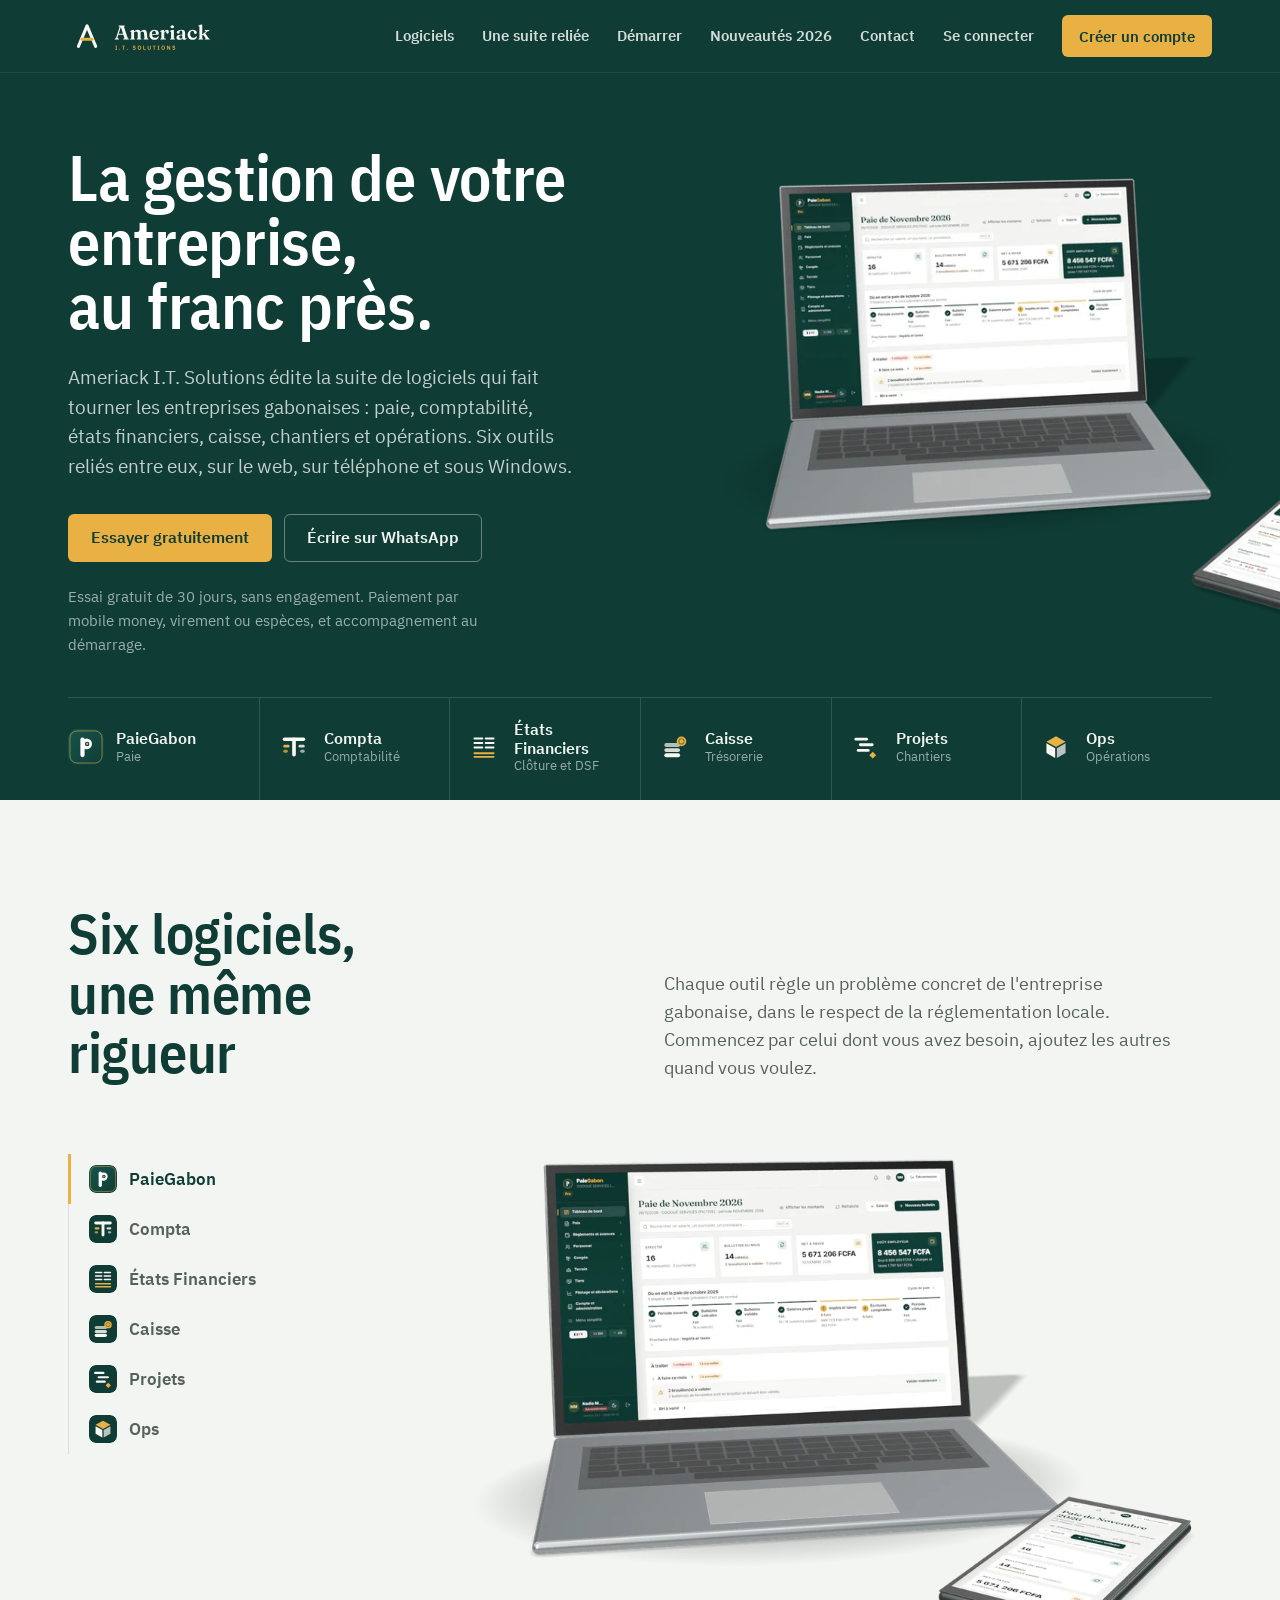
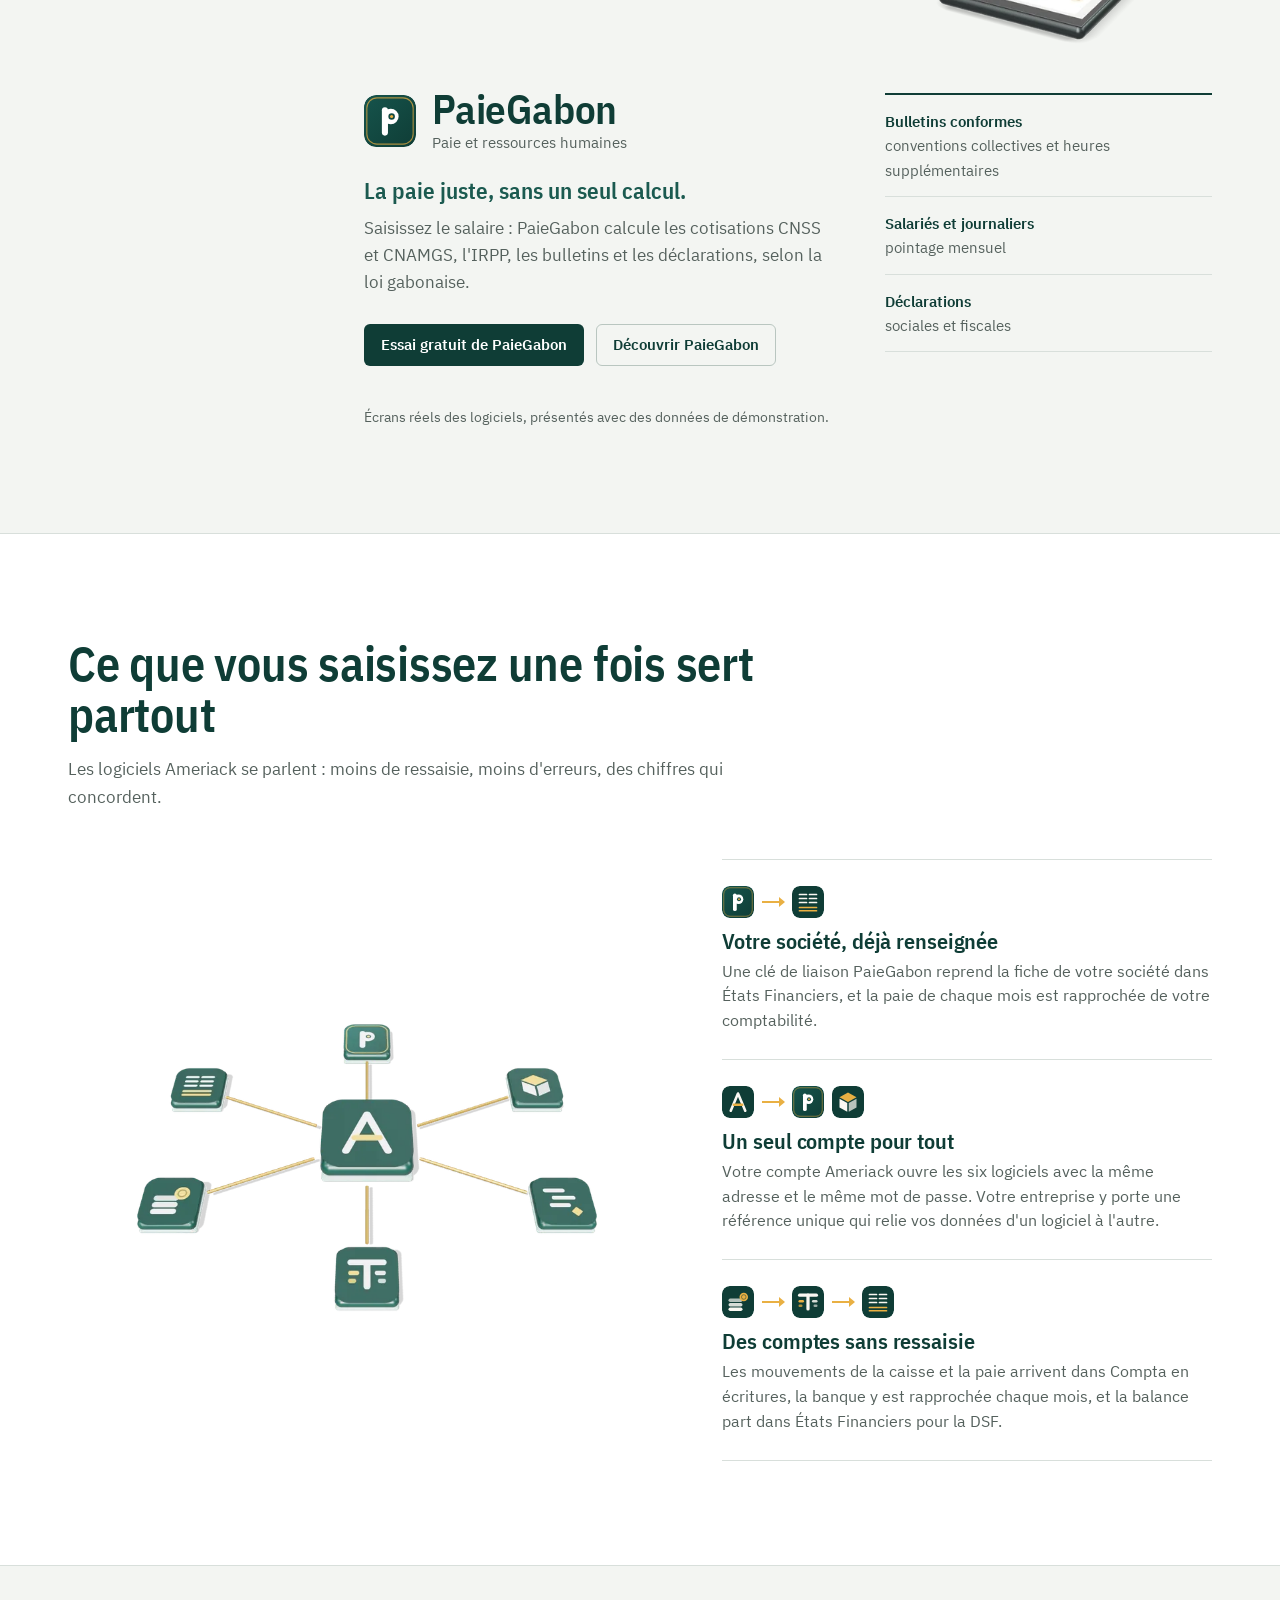
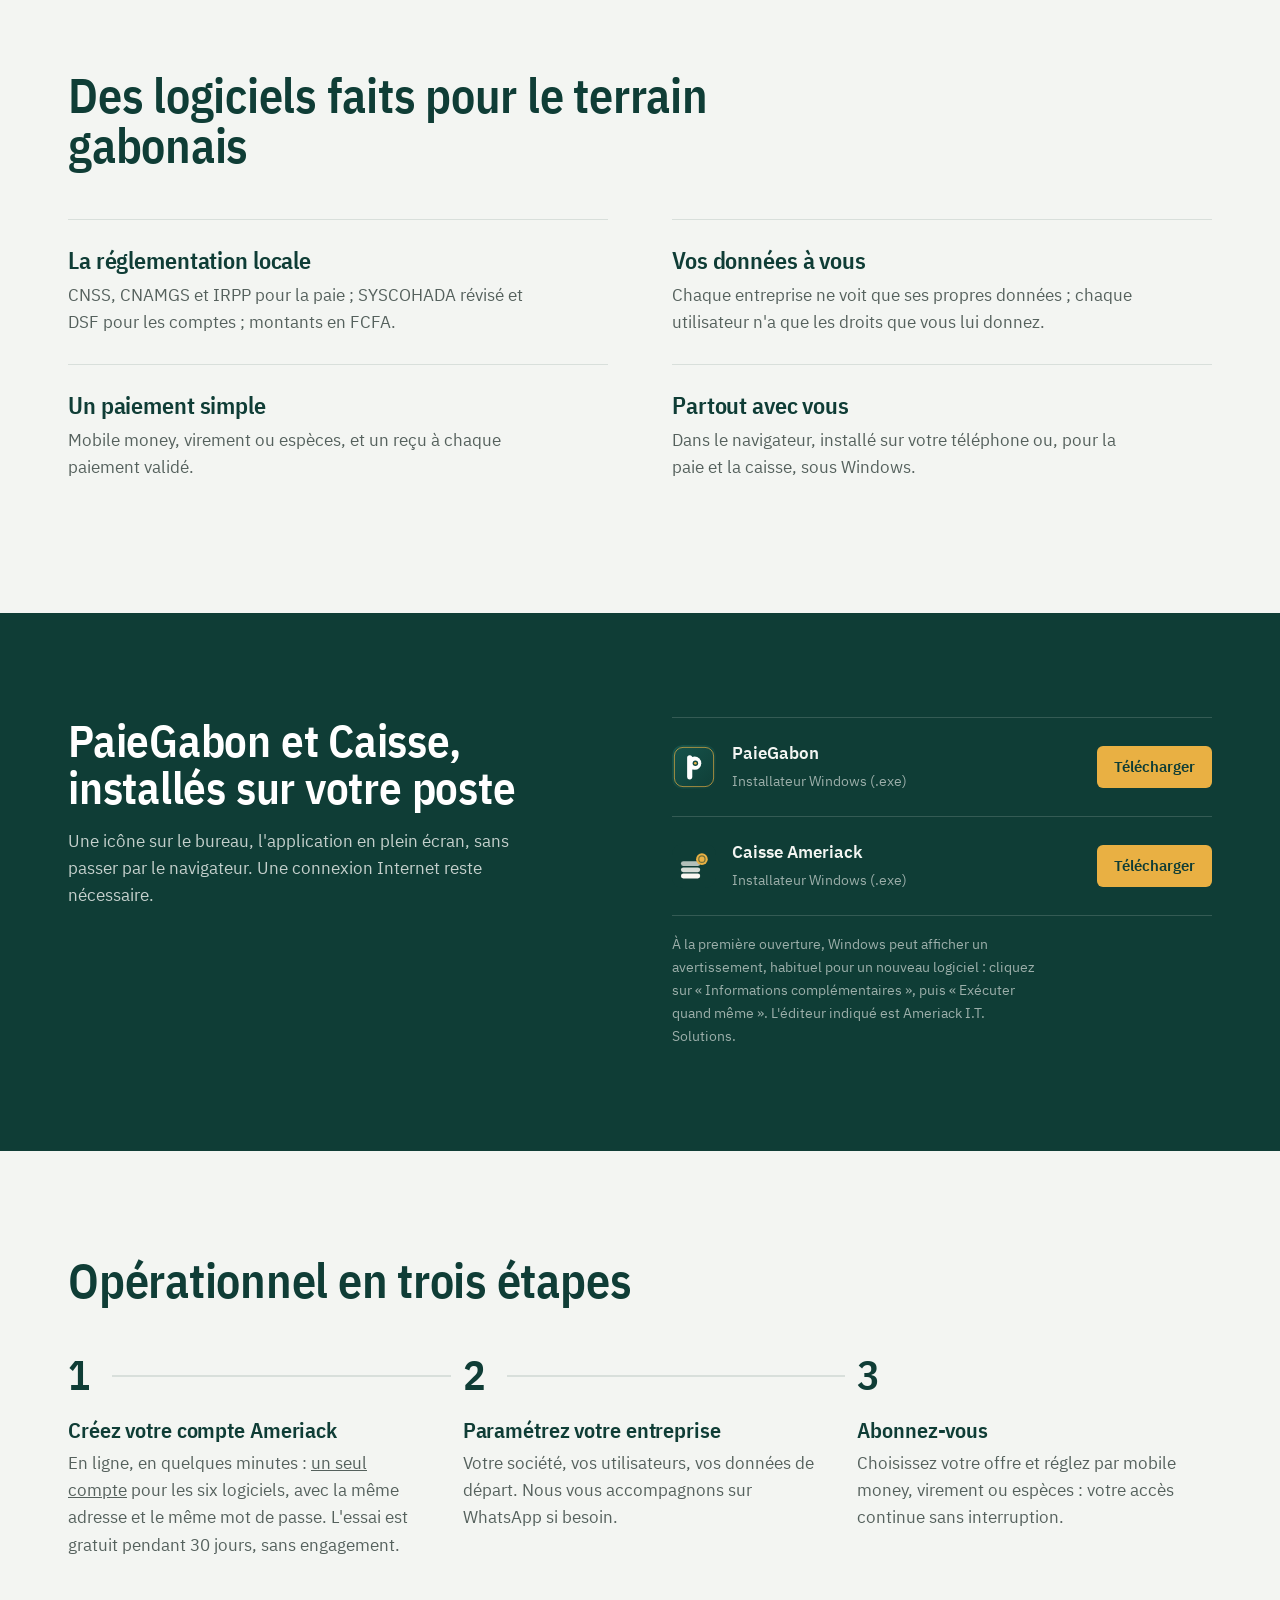
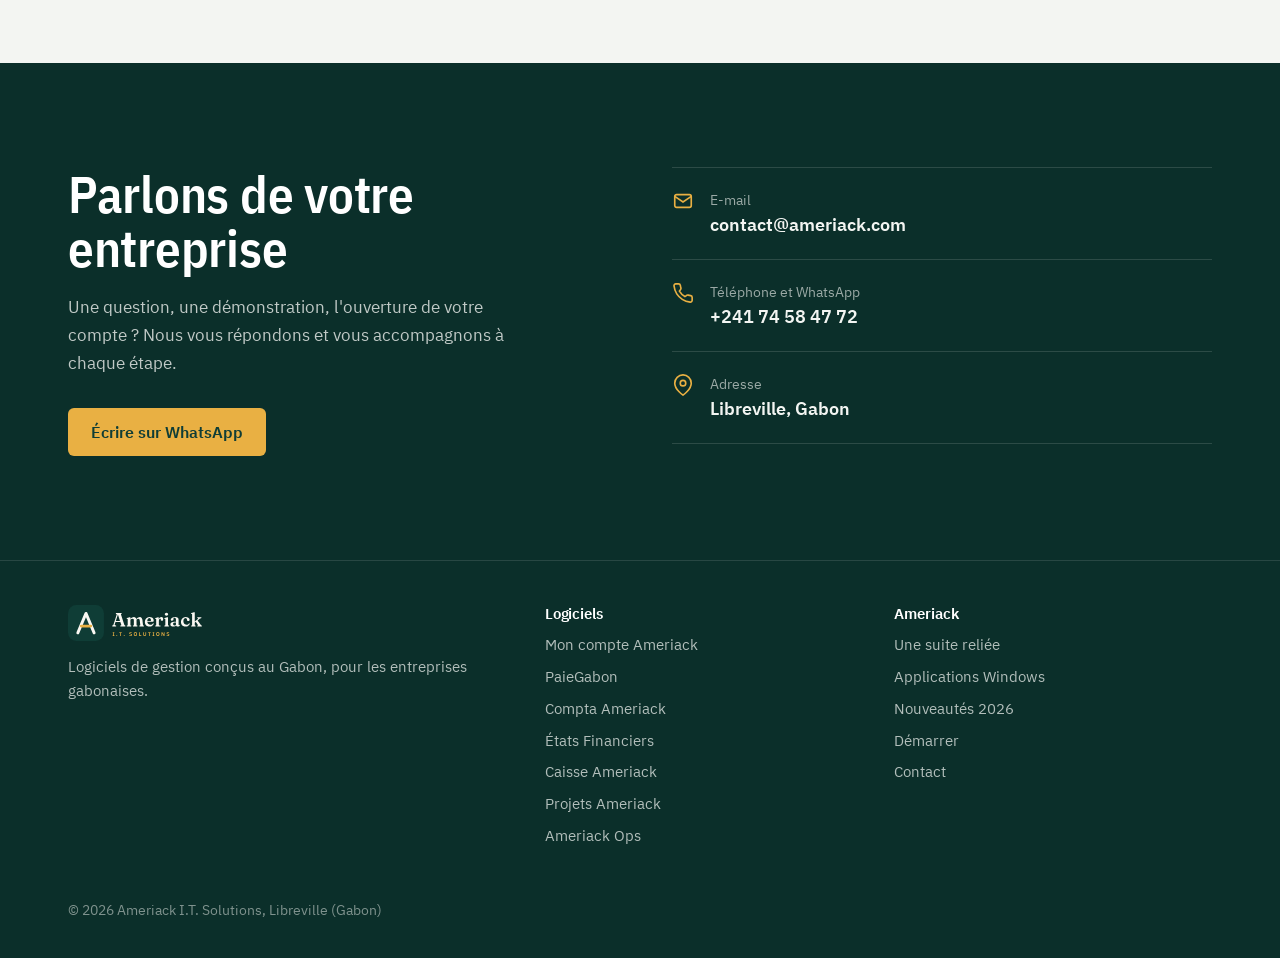
<file: index.html>
<!DOCTYPE html>
<html lang="fr">
<head>
<meta charset="utf-8">
<meta name="viewport" content="width=device-width, initial-scale=1">
<title>Ameriack I.T. Solutions — Logiciels de gestion pour les entreprises du Gabon</title>
<meta name="description" content="Paie, comptabilité, états financiers, caisse, chantiers et opérations : la suite Ameriack, conçue au Gabon pour les entreprises gabonaises. Sur le web, sur téléphone et sous Windows. Essai gratuit de 30 jours.">
<link rel="canonical" href="https://www.ameriack.com/">
<meta name="theme-color" content="#0F3D36">
<link rel="icon" href="assets/brand/favicon.svg" type="image/svg+xml">
<link rel="icon" href="assets/brand/favicon-32.png" sizes="32x32" type="image/png">
<link rel="apple-touch-icon" href="assets/brand/apple-touch-icon.png">
<link rel="manifest" href="site.webmanifest">
<meta property="og:type" content="website">
<meta property="og:locale" content="fr_FR">
<meta property="og:site_name" content="Ameriack I.T. Solutions">
<meta property="og:title" content="Ameriack I.T. Solutions — la suite de gestion des entreprises gabonaises">
<meta property="og:description" content="PaieGabon, Compta, États Financiers, Caisse, Projets et Ops : six logiciels conçus au Gabon, reliés entre eux. Essai gratuit de 30 jours.">
<meta property="og:url" content="https://www.ameriack.com/">
<meta property="og:image" content="https://www.ameriack.com/assets/brand/partage-1200x630.png">
<meta property="og:image:width" content="1200">
<meta property="og:image:height" content="630">
<meta name="twitter:card" content="summary_large_image">
<link rel="preload" href="assets/fonts/ibm-plex-sans-condensed-latin-600-normal.woff2" as="font" type="font/woff2" crossorigin>
<link rel="preload" href="assets/visuels/accueil-1600.webp?v=2026.11.26" as="image" type="image/webp"
      imagesrcset="assets/visuels/accueil-900.webp?v=2026.11.26 900w, assets/visuels/accueil-1600.webp?v=2026.11.26 1600w"
      imagesizes="(max-width: 1080px) 100vw, 860px">
<link rel="stylesheet" href="assets/site.css?v=2026.11.26">
<script type="application/ld+json">
{"@context":"https://schema.org","@type":"Organization","name":"Ameriack I.T. Solutions","url":"https://www.ameriack.com/",
 "logo":"https://www.ameriack.com/assets/brand/icone-512.png","email":"contact@ameriack.com","telephone":"+241 74 58 47 72",
 "address":{"@type":"PostalAddress","addressLocality":"Libreville","addressCountry":"GA"}}
</script>
<script>document.documentElement.classList.add("js")</script>
<script src="assets/site.js?v=2026.11.26" defer></script>
</head>
<body>
<a class="sauter" href="#contenu">Aller au contenu</a>

<header class="entete">
  <div class="wrap nav">
    <a class="marque" href="./" aria-label="Ameriack I.T. Solutions, accueil"><img src="assets/brand/logo-inverse.svg" alt="Ameriack I.T. Solutions" width="242" height="64"></a>
    <button class="burger" type="button" aria-controls="menu" aria-expanded="false" aria-label="Ouvrir le menu"><span></span></button>
    <nav aria-label="Navigation principale">
      <ul class="menu" id="menu">
        <li><a href="#solutions">Logiciels</a></li>
        <li><a href="#suite">Une suite reliée</a></li>
        <li><a href="#demarrer">Démarrer</a></li>
        <li><a href="nouveautes-2026/">Nouveautés 2026</a></li>
        <li><a href="#contact">Contact</a></li>
        <li><a href="https://compte.ameriack.com/connexion">Se connecter</a></li>
        <li><a class="btn btn-vert btn-petit" href="https://compte.ameriack.com/inscription">Créer un compte</a></li>
      </ul>
    </nav>
  </div>
</header>

<main id="contenu">

<!-- Accueil -->
<section class="accueil" aria-labelledby="titre-accueil">
  <div class="wrap">
    <div class="accueil-grille">
      <div class="accueil-texte">
        <h1 id="titre-accueil">La gestion de votre entreprise, <span class="nobr">au franc près.</span></h1>
        <p class="chapo">Ameriack I.T. Solutions édite la suite de logiciels qui fait tourner les entreprises gabonaises :
          paie, comptabilité, états financiers, caisse, chantiers et opérations. Six outils reliés entre eux, sur le web, sur téléphone et sous Windows.</p>
        <div class="actions">
          <a class="btn btn-or" href="https://compte.ameriack.com/inscription">Essayer gratuitement</a>
          <a class="btn btn-clair" href="https://wa.me/24174584772" target="_blank" rel="noopener">Écrire sur WhatsApp</a>
        </div>
        <p class="conditions">Essai gratuit de 30 jours, sans engagement. Paiement par mobile money, virement ou espèces, et accompagnement au démarrage.</p>
      </div>
      <figure class="accueil-visuel">
        <img src="assets/visuels/accueil-1600.webp?v=2026.11.26"
             srcset="assets/visuels/accueil-900.webp?v=2026.11.26 900w, assets/visuels/accueil-1600.webp?v=2026.11.26 1600w"
             sizes="(max-width: 1080px) 100vw, 860px" width="1600" height="1100" fetchpriority="high" decoding="async"
             alt="Un ordinateur portable affiche le tableau de bord de PaieGabon pour la paie de novembre ; à côté, un téléphone affiche la trésorerie dans Caisse.">
      </figure>
    </div>
    <nav class="rangee" aria-label="Les six logiciels">
      <a href="#paiegabon"><img src="assets/apps/paiegabon.svg" alt="" width="36" height="36"><div><b>PaieGabon</b><span>Paie</span></div></a>
      <a href="#compta"><img src="assets/apps/compta.svg" alt="" width="36" height="36"><div><b>Compta</b><span>Comptabilité</span></div></a>
      <a href="#etats"><img src="assets/apps/etats.svg" alt="" width="36" height="36"><div><b>États Financiers</b><span>Clôture et DSF</span></div></a>
      <a href="#caisse"><img src="assets/apps/caisse.svg" alt="" width="36" height="36"><div><b>Caisse</b><span>Trésorerie</span></div></a>
      <a href="#projets"><img src="assets/apps/projets.svg" alt="" width="36" height="36"><div><b>Projets</b><span>Chantiers</span></div></a>
      <a href="#ops"><img src="assets/apps/ops.svg" alt="" width="36" height="36"><div><b>Ops</b><span>Opérations</span></div></a>
    </nav>
  </div>
</section>

<!-- Logiciels -->
<section id="solutions" aria-labelledby="titre-solutions">
  <div class="wrap">
    <div class="logiciels-tete">
      <h2 id="titre-solutions">Six logiciels, une même rigueur</h2>
      <p>Chaque outil règle un problème concret de l'entreprise gabonaise, dans le respect de la réglementation locale.
        Commencez par celui dont vous avez besoin, ajoutez les autres quand vous voulez.</p>
    </div>
    <div class="logiciels">
      <ul class="index" aria-label="Aller à un logiciel">
        <li><a href="#paiegabon"><img src="assets/apps/paiegabon.svg" alt="" width="28" height="28">PaieGabon</a></li>
        <li><a href="#compta"><img src="assets/apps/compta.svg" alt="" width="28" height="28">Compta</a></li>
        <li><a href="#etats"><img src="assets/apps/etats.svg" alt="" width="28" height="28">États Financiers</a></li>
        <li><a href="#caisse"><img src="assets/apps/caisse.svg" alt="" width="28" height="28">Caisse</a></li>
        <li><a href="#projets"><img src="assets/apps/projets.svg" alt="" width="28" height="28">Projets</a></li>
        <li><a href="#ops"><img src="assets/apps/ops.svg" alt="" width="28" height="28">Ops</a></li>
      </ul>
      <div class="scene">

      <article class="fiche" id="paiegabon" aria-labelledby="titre-paiegabon">
        <figure class="fiche-visuel">
          <img src="assets/visuels/paiegabon-1200.webp?v=2026.11.26" srcset="assets/visuels/paiegabon-700.webp?v=2026.11.26 700w, assets/visuels/paiegabon-1200.webp?v=2026.11.26 1200w"
               sizes="(max-width: 1080px) 100vw, 860px" width="1200" height="760" loading="lazy" decoding="async"
               alt="Le tableau de bord de PaieGabon sur un ordinateur portable : paie de novembre, effectif, net à payer et coût employeur ; à côté, le même tableau de bord sur téléphone.">
        </figure>
        <div class="fiche-corps">
          <div>
        <div class="fiche-tete"><img src="assets/apps/paiegabon.svg" alt="" width="52" height="52">
          <div><h3 id="titre-paiegabon">PaieGabon</h3><p class="domaine">Paie et ressources humaines</p></div></div>
        <p class="accroche">La paie juste, sans un seul calcul.</p>
        <p class="texte">Saisissez le salaire : PaieGabon calcule les cotisations CNSS et CNAMGS, l'IRPP, les bulletins et les déclarations, selon la loi gabonaise.</p>
        <div class="actions">
          <a class="btn btn-vert btn-petit" href="https://paiegabon.com/inscription">Essai gratuit de PaieGabon</a>
          <a class="btn btn-ligne btn-petit" href="https://paiegabon.com">Découvrir PaieGabon</a>
        </div>
          </div>
        <ul class="points">
          <li><b>Bulletins conformes</b>conventions collectives et heures supplémentaires</li>
          <li><b>Salariés et journaliers</b>pointage mensuel</li>
          <li><b>Déclarations</b>sociales et fiscales</li>
        </ul>
        </div>
      </article>

      <article class="fiche" id="compta" aria-labelledby="titre-compta">
        <figure class="fiche-visuel">
          <img src="assets/visuels/compta-1200.webp?v=2026.11.26" srcset="assets/visuels/compta-700.webp?v=2026.11.26 700w, assets/visuels/compta-1200.webp?v=2026.11.26 1200w"
               sizes="(max-width: 1080px) 100vw, 860px" width="1200" height="760" loading="lazy" decoding="async"
               alt="La trésorerie dans Compta sur un ordinateur portable : soldes de la banque, de la caisse et du mobile money, et solde prévu des prochaines semaines.">
        </figure>
        <div class="fiche-corps">
          <div>
        <div class="fiche-tete"><img src="assets/apps/compta.svg" alt="" width="52" height="52">
          <div><h3 id="titre-compta">Compta</h3><p class="domaine">Comptabilité générale SYSCOHADA</p></div></div>
        <p class="accroche">Votre comptabilité tenue au jour le jour, sans ressaisie.</p>
        <p class="texte">Saisie guidée ou experte, contrôles avant validation : la caisse et la paie arrivent déjà en écritures, et la balance part dans États Financiers.</p>
        <div class="actions">
          <a class="btn btn-vert btn-petit" href="https://compta.ameriack.com/inscription">Essai gratuit de Compta</a>
          <a class="btn btn-ligne btn-petit" href="https://compta.ameriack.com">Découvrir Compta</a>
        </div>
          </div>
        <ul class="points">
          <li><b>Saisie guidée</b>des opérations courantes, ou pièce par pièce</li>
          <li><b>Caisse et paie</b>reprises en brouillard, sans doublon</li>
          <li><b>Sans réseau</b>saisie hors connexion, envoyée au retour du réseau</li>
        </ul>
        </div>
      </article>

      <article class="fiche" id="etats" aria-labelledby="titre-etats">
        <figure class="fiche-visuel">
          <img src="assets/visuels/etats-1200.webp?v=2026.11.26" srcset="assets/visuels/etats-700.webp?v=2026.11.26 700w, assets/visuels/etats-1200.webp?v=2026.11.26 1200w"
               sizes="(max-width: 1080px) 100vw, 860px" width="1200" height="760" loading="lazy" decoding="async"
               alt="Le bilan actif SYSCOHADA d'un dossier dans États Financiers, sur un ordinateur portable.">
        </figure>
        <div class="fiche-corps">
          <div>
        <div class="fiche-tete"><img src="assets/apps/etats.svg" alt="" width="52" height="52">
          <div><h3 id="titre-etats">États Financiers</h3><p class="domaine">Comptabilité de clôture SYSCOHADA</p></div></div>
        <p class="accroche">De la balance à la DSF, en un import.</p>
        <p class="texte">Importez votre balance Excel : bilan, compte de résultat, tableau des flux de trésorerie, notes annexes et notes fiscales sont produits et contrôlés.</p>
        <div class="actions">
          <a class="btn btn-vert btn-petit" href="https://etats.ameriack.com/inscription">Essai gratuit de États Financiers</a>
          <a class="btn btn-ligne btn-petit" href="https://etats.ameriack.com">Découvrir États Financiers</a>
        </div>
          </div>
        <ul class="points">
          <li><b>Liasse DSF</b>en PDF et en Excel</li>
          <li><b>Grand livre</b>rapproché de la balance, écritures à examiner</li>
          <li><b>Rapprochement bancaire</b>mensuel, à partir des relevés PDF</li>
        </ul>
        </div>
      </article>

      <article class="fiche" id="caisse" aria-labelledby="titre-caisse">
        <figure class="fiche-visuel">
          <img src="assets/visuels/caisse-1200.webp?v=2026.11.26" srcset="assets/visuels/caisse-700.webp?v=2026.11.26 700w, assets/visuels/caisse-1200.webp?v=2026.11.26 1200w"
               sizes="(max-width: 1080px) 100vw, 860px" width="1200" height="760" loading="lazy" decoding="async"
               alt="La trésorerie consolidée dans Caisse sur un ordinateur portable et sur téléphone : comptes, entrées et sorties du mois, derniers mouvements.">
        </figure>
        <div class="fiche-corps">
          <div>
        <div class="fiche-tete"><img src="assets/apps/caisse.svg" alt="" width="52" height="52">
          <div><h3 id="titre-caisse">Caisse</h3><p class="domaine">Trésorerie</p></div></div>
        <p class="accroche">La trésorerie de votre entreprise, au centime.</p>
        <p class="texte">Espèces, mobile money et banque réunis : chaque mouvement est classé, chaque clôture est justifiée.</p>
        <div class="actions">
          <a class="btn btn-vert btn-petit" href="https://caisse.ameriack.com/inscription">Essai gratuit de Caisse</a>
          <a class="btn btn-ligne btn-petit" href="https://caisse.ameriack.com">Découvrir Caisse</a>
        </div>
          </div>
        <ul class="points">
          <li><b>Plusieurs caisses</b>espèces, mobile money et banque</li>
          <li><b>Clôtures</b>avec comptage réel, écart expliqué</li>
          <li><b>Export comptable</b>en Excel ou en PDF</li>
        </ul>
        </div>
      </article>

      <article class="fiche" id="projets" aria-labelledby="titre-projets">
        <figure class="fiche-visuel">
          <img src="assets/visuels/projets-1200.webp?v=2026.11.26" srcset="assets/visuels/projets-700.webp?v=2026.11.26 700w, assets/visuels/projets-1200.webp?v=2026.11.26 1200w"
               sizes="(max-width: 1080px) 100vw, 860px" width="1200" height="760" loading="lazy" decoding="async"
               alt="La fiche d'un chantier dans Projets sur un ordinateur portable : avancement global, budget prévu, dépensé et marge restante.">
        </figure>
        <div class="fiche-corps">
          <div>
        <div class="fiche-tete"><img src="assets/apps/projets.svg" alt="" width="52" height="52">
          <div><h3 id="titre-projets">Projets</h3><p class="domaine">Chantiers BTP</p></div></div>
        <p class="accroche">Vos chantiers suivis lot par lot, budget compris.</p>
        <p class="texte">Avancement, dépenses et échéances de chaque chantier, sur une seule fiche, pour décider avant qu'il ne soit trop tard.</p>
        <div class="actions">
          <a class="btn btn-vert btn-petit" href="https://projets.ameriack.com/inscription">Essai gratuit de Projets</a>
          <a class="btn btn-ligne btn-petit" href="https://projets.ameriack.com">Découvrir Projets</a>
        </div>
          </div>
        <ul class="points">
          <li><b>Avancement</b>par lot, calculé pour le chantier</li>
          <li><b>Budget</b>dépenses face au prévu, en temps réel</li>
          <li><b>Planning</b>jalons et retards d'un coup d'œil</li>
        </ul>
        </div>
      </article>

      <article class="fiche" id="ops" aria-labelledby="titre-ops">
        <figure class="fiche-visuel">
          <img src="assets/visuels/ops-1200.webp?v=2026.11.26" srcset="assets/visuels/ops-700.webp?v=2026.11.26 700w, assets/visuels/ops-1200.webp?v=2026.11.26 1200w"
               sizes="(max-width: 1080px) 100vw, 860px" width="1200" height="760" loading="lazy" decoding="async"
               alt="Le parc de véhicules dans Ops sur un ordinateur portable : immatriculation, kilométrage et statut de chaque véhicule.">
        </figure>
        <div class="fiche-corps">
          <div>
        <div class="fiche-tete"><img src="assets/apps/ops.svg" alt="" width="52" height="52">
          <div><h3 id="titre-ops">Ops</h3><p class="domaine">Opérations</p></div></div>
        <p class="accroche">Production, stocks, flotte et énergie sous contrôle.</p>
        <p class="texte">Ordres de fabrication, stocks, véhicules et compteurs suivis au même endroit, avec leurs coûts.</p>
        <div class="actions">
          <a class="btn btn-vert btn-petit" href="https://ops.ameriack.com/inscription">Essai gratuit de Ops</a>
          <a class="btn btn-ligne btn-petit" href="https://ops.ameriack.com">Découvrir Ops</a>
        </div>
          </div>
        <ul class="points">
          <li><b>Production et stocks</b>ordres de fabrication, rentabilité</li>
          <li><b>Flotte</b>véhicules, entretiens, cartes carburant</li>
          <li><b>Énergie</b>compteurs, groupes électrogènes</li>
        </ul>
        </div>
      </article>

        <p class="mention">Écrans réels des logiciels, présentés avec des données de démonstration.</p>
      </div>
    </div>
  </div>
</section>

<!-- Suite reliée -->
<section id="suite" class="suite" aria-labelledby="titre-suite">
  <div class="wrap">
    <div class="tete">
      <h2 id="titre-suite">Ce que vous saisissez une fois sert partout</h2>
      <p>Les logiciels Ameriack se parlent : moins de ressaisie, moins d'erreurs, des chiffres qui concordent.</p>
    </div>
    <div class="suite-grille">
      <figure class="suite-visuel">
        <img src="assets/visuels/suite-1600.webp?v=2026.11.26" srcset="assets/visuels/suite-900.webp?v=2026.11.26 900w, assets/visuels/suite-1600.webp?v=2026.11.26 1600w"
             sizes="(max-width: 1080px) 100vw, 620px" width="1600" height="900" loading="lazy" decoding="async"
             alt="Le symbole Ameriack au centre, relié par des liens dorés aux six logiciels : PaieGabon, Ops, Projets, Compta, Caisse et États Financiers.">
      </figure>
      <ul class="liens">
        <li class="lien">
          <div class="paire"><img src="assets/apps/paiegabon.svg" alt="PaieGabon" width="32" height="32"><i></i><img src="assets/apps/etats.svg" alt="États Financiers" width="32" height="32"></div>
          <h3>Votre société, déjà renseignée</h3>
          <p>Une clé de liaison PaieGabon reprend la fiche de votre société dans États Financiers, et la paie de chaque mois est rapprochée de votre comptabilité.</p>
        </li>
        <li class="lien">
          <div class="paire"><img src="assets/brand/symbole.svg" alt="Compte Ameriack" width="32" height="32"><i></i><img src="assets/apps/paiegabon.svg" alt="PaieGabon" width="32" height="32"><img src="assets/apps/ops.svg" alt="Ops" width="32" height="32"></div>
          <h3>Un seul compte pour tout</h3>
          <p>Votre compte Ameriack ouvre les six logiciels avec la même adresse et le même mot de passe. Votre entreprise y porte une référence unique qui relie vos données d'un logiciel à l'autre.</p>
        </li>
        <li class="lien">
          <div class="paire"><img src="assets/apps/caisse.svg" alt="Caisse" width="32" height="32"><i></i><img src="assets/apps/compta.svg" alt="Compta" width="32" height="32"><i></i><img src="assets/apps/etats.svg" alt="États Financiers" width="32" height="32"></div>
          <h3>Des comptes sans ressaisie</h3>
          <p>Les mouvements de la caisse et la paie arrivent dans Compta en écritures, la banque y est rapprochée chaque mois, et la balance part dans États Financiers pour la DSF.</p>
        </li>
      </ul>
    </div>
  </div>
</section>

<!-- Engagements -->
<section aria-labelledby="titre-engagements">
  <div class="wrap">
    <div class="tete">
      <h2 id="titre-engagements">Des logiciels faits pour le terrain gabonais</h2>
    </div>
    <div class="engagements">
      <div class="engagement"><h3>La réglementation locale</h3><p>CNSS, CNAMGS et IRPP pour la paie ; SYSCOHADA révisé et DSF pour les comptes ; montants en FCFA.</p></div>
      <div class="engagement"><h3>Vos données à vous</h3><p>Chaque entreprise ne voit que ses propres données ; chaque utilisateur n'a que les droits que vous lui donnez.</p></div>
      <div class="engagement"><h3>Un paiement simple</h3><p>Mobile money, virement ou espèces, et un reçu à chaque paiement validé.</p></div>
      <div class="engagement"><h3>Partout avec vous</h3><p>Dans le navigateur, installé sur votre téléphone ou, pour la paie et la caisse, sous Windows.</p></div>
    </div>
  </div>
</section>

<!-- Applications Windows -->
<section id="bureau" class="bureau" aria-labelledby="titre-bureau">
  <div class="wrap bureau-grille">
    <div>
      <h2 id="titre-bureau">PaieGabon et Caisse, installés sur votre poste</h2>
      <p>Une icône sur le bureau, l'application en plein écran, sans passer par le navigateur. Une connexion Internet reste nécessaire.</p>
    </div>
    <div>
      <ul class="telechargements">
        <li class="dl"><img src="assets/apps/paiegabon.svg" alt="" width="44" height="44"><div><b>PaieGabon</b><span>Installateur Windows (.exe)</span></div>
          <a class="btn btn-or btn-petit" href="https://github.com/Dric-hash/ameriack-site/releases/download/v1.0.0/PaieGabon.Setup.1.0.0.exe">Télécharger</a></li>
        <li class="dl"><img src="assets/apps/caisse.svg" alt="" width="44" height="44"><div><b>Caisse Ameriack</b><span>Installateur Windows (.exe)</span></div>
          <a class="btn btn-or btn-petit" href="https://github.com/Dric-hash/ameriack-site/releases/download/v1.0.0/Caisse.Ameriack.Setup.1.0.0.exe">Télécharger</a></li>
      </ul>
      <p class="note">À la première ouverture, Windows peut afficher un avertissement, habituel pour un nouveau logiciel : cliquez sur
        « Informations complémentaires », puis « Exécuter quand même ». L'éditeur indiqué est Ameriack I.T. Solutions.</p>
    </div>
  </div>
</section>

<!-- Démarrer -->
<section id="demarrer" aria-labelledby="titre-demarrer">
  <div class="wrap">
    <div class="tete">
      <h2 id="titre-demarrer">Opérationnel en trois étapes</h2>
    </div>
    <ol class="etapes">
      <li><h3>Créez votre compte Ameriack</h3><p>En ligne, en quelques minutes : <a href="https://compte.ameriack.com/inscription">un seul compte</a> pour les six logiciels, avec la même adresse et le même mot de passe. L'essai est gratuit pendant 30 jours, sans engagement.</p></li>
      <li><h3>Paramétrez votre entreprise</h3><p>Votre société, vos utilisateurs, vos données de départ. Nous vous accompagnons sur WhatsApp si besoin.</p></li>
      <li><h3>Abonnez-vous</h3><p>Choisissez votre offre et réglez par mobile money, virement ou espèces : votre accès continue sans interruption.</p></li>
    </ol>
  </div>
</section>

<!-- Contact -->
<section id="contact" class="contact" aria-labelledby="titre-contact">
  <div class="wrap">
    <div>
      <h2 id="titre-contact">Parlons de votre entreprise</h2>
      <p class="chapo">Une question, une démonstration, l'ouverture de votre compte ? Nous vous répondons et vous accompagnons à chaque étape.</p>
      <div class="actions"><a class="btn btn-or" href="https://wa.me/24174584772" target="_blank" rel="noopener">Écrire sur WhatsApp</a></div>
    </div>
    <ul class="coordonnees">
      <li><svg viewBox="0 0 24 24" fill="none" stroke="currentColor" stroke-width="1.8" aria-hidden="true"><rect x="3" y="5" width="18" height="14" rx="2"/><path d="M3 7l9 6 9-6"/></svg>
        <div><div class="k">E-mail</div><div class="v"><a href="mailto:contact@ameriack.com">contact@ameriack.com</a></div></div></li>
      <li><svg viewBox="0 0 24 24" fill="none" stroke="currentColor" stroke-width="1.8" aria-hidden="true"><path d="M22 16.9v3a2 2 0 01-2.2 2 19.8 19.8 0 01-8.6-3 19.5 19.5 0 01-6-6 19.8 19.8 0 01-3-8.6A2 2 0 014.1 2h3a2 2 0 012 1.7c.1.9.3 1.8.6 2.6a2 2 0 01-.5 2.1L8.1 9.9a16 16 0 006 6l1.5-1.1a2 2 0 012.1-.5c.8.3 1.7.5 2.6.6a2 2 0 011.7 2z"/></svg>
        <div><div class="k">Téléphone et WhatsApp</div><div class="v"><a href="tel:+24174584772">+241 74 58 47 72</a></div></div></li>
      <li><svg viewBox="0 0 24 24" fill="none" stroke="currentColor" stroke-width="1.8" aria-hidden="true"><path d="M21 10c0 7-9 13-9 13s-9-6-9-13a9 9 0 0118 0z"/><circle cx="12" cy="10" r="3"/></svg>
        <div><div class="k">Adresse</div><div class="v">Libreville, Gabon</div></div></li>
    </ul>
  </div>
</section>

</main>

<footer class="pied">
  <div class="wrap">
    <div>
      <img src="assets/brand/logo-inverse.svg" alt="Ameriack I.T. Solutions" width="242" height="64">
      <p>Logiciels de gestion conçus au Gabon, pour les entreprises gabonaises.</p>
    </div>
    <div>
      <h2>Logiciels</h2>
      <ul>
        <li><a href="https://compte.ameriack.com">Mon compte Ameriack</a></li>
        <li><a href="https://paiegabon.com">PaieGabon</a></li>
        <li><a href="https://compta.ameriack.com">Compta Ameriack</a></li>
        <li><a href="https://etats.ameriack.com">États Financiers</a></li>
        <li><a href="https://caisse.ameriack.com">Caisse Ameriack</a></li>
        <li><a href="https://projets.ameriack.com">Projets Ameriack</a></li>
        <li><a href="https://ops.ameriack.com">Ameriack Ops</a></li>
      </ul>
    </div>
    <div>
      <h2>Ameriack</h2>
      <ul>
        <li><a href="#suite">Une suite reliée</a></li>
        <li><a href="#bureau">Applications Windows</a></li>
        <li><a href="nouveautes-2026/">Nouveautés 2026</a></li>
        <li><a href="#demarrer">Démarrer</a></li>
        <li><a href="#contact">Contact</a></li>
      </ul>
    </div>
    <p class="bas">© <span data-annee>2026</span> Ameriack I.T. Solutions, Libreville (Gabon)</p>
  </div>
</footer>
</body>
</html>
</file>
<file: assets/site.css>
/* Ameriack I.T. Solutions — site vitrine.
   Identité : vert forêt et or de la marque, fond craie froid ; une seule famille, IBM Plex :
   Plex Sans Condensed pour les titres, Plex Sans pour le texte (polices hébergées, licence SIL OFL). */
@font-face{font-family:"Plex Condensed";font-style:normal;font-weight:600;font-display:swap;
  src:url("fonts/ibm-plex-sans-condensed-latin-600-normal.woff2") format("woff2")}
@font-face{font-family:"IBM Plex Sans";font-style:normal;font-weight:400;font-display:swap;
  src:url("fonts/ibm-plex-sans-latin-400-normal.woff2") format("woff2")}
@font-face{font-family:"IBM Plex Sans";font-style:normal;font-weight:500 700;font-display:swap;
  src:url("fonts/ibm-plex-sans-latin-600-normal.woff2") format("woff2")}

:root{
  --foret:#0F3D36;--foret-nuit:#0B2F2A;--seve:#1B5A50;--or:#E9B043;--or-texte:#7A5200;
  --craie:#F3F5F2;--blanc:#FFFFFF;--encre:#17211F;--gris:#55615D;--trait:#D8DFDB;--clair:#EEF3F0;
  /* anciens noms, encore utilisés par la page Nouveautés 2026 */
  --vert:var(--foret);--vert-2:var(--seve);--creme:var(--craie);--papier:#E9EFEB;--ligne:var(--trait);--brun:var(--or-texte);
  --titre:"Plex Condensed","IBM Plex Sans Condensed","Arial Narrow",system-ui,sans-serif;
}
*{box-sizing:border-box;margin:0;padding:0}
html{scroll-behavior:smooth;-webkit-text-size-adjust:100%;scroll-padding-top:84px}
body{font-family:"IBM Plex Sans",system-ui,sans-serif;font-size:1.0625rem;color:var(--encre);background:var(--craie);
  line-height:1.6;-webkit-font-smoothing:antialiased;font-variant-numeric:tabular-nums}
img{max-width:100%;display:block}
a{color:inherit}
h1,h2,h3{font-family:var(--titre);font-weight:600;color:var(--foret);line-height:1.06;letter-spacing:-.005em}
.wrap{max-width:1200px;margin:0 auto;padding:0 28px}
.sauter{position:absolute;left:-999px;top:8px;background:var(--or);color:var(--foret);padding:8px 14px;border-radius:6px;z-index:100}
.sauter:focus{left:16px}
:focus-visible{outline:3px solid var(--or);outline-offset:3px;border-radius:3px}
@media (prefers-reduced-motion:reduce){html{scroll-behavior:auto}*{transition:none!important;animation:none!important}}

/* ── En-tête : sur fond forêt, comme l'accueil ── */
.entete{position:sticky;top:0;z-index:50;background:var(--foret);border-bottom:1px solid rgba(255,255,255,.08)}
.nav{display:flex;align-items:center;justify-content:space-between;gap:20px;height:72px}
.nav .marque img{height:38px;width:auto}
.menu{display:flex;align-items:center;gap:28px;list-style:none}
.menu a{text-decoration:none;font-weight:500;font-size:.95rem;color:rgba(243,245,242,.86)}
.menu a:hover,.menu a[aria-current]{color:var(--blanc)}
.menu .btn{color:var(--foret)}
.burger{display:none;width:44px;height:44px;border:1px solid rgba(255,255,255,.22);border-radius:8px;background:transparent;
  align-items:center;justify-content:center;cursor:pointer}
.burger span,.burger span::before,.burger span::after{display:block;width:18px;height:2px;background:var(--craie);position:relative;content:""}
.burger span::before{position:absolute;top:-6px}.burger span::after{position:absolute;top:6px}

/* ── Boutons ── */
.btn{display:inline-flex;align-items:center;justify-content:center;gap:8px;min-height:48px;padding:0 22px;border-radius:6px;
  font-weight:600;font-size:.98rem;text-decoration:none;border:1px solid transparent;cursor:pointer;transition:background .15s,border-color .15s,color .15s}
.btn-or{background:var(--or);color:var(--foret)}
.btn-or:hover{background:#F2C266}
.btn-vert{background:var(--foret);color:var(--blanc)}
.btn-vert:hover{background:var(--seve)}
.entete .btn-vert{background:var(--or);color:var(--foret)}
.entete .btn-vert:hover{background:#F2C266}
.btn-ligne{background:transparent;color:var(--foret);border-color:#B9C6C0}
.btn-ligne:hover{border-color:var(--foret)}
.btn-clair{background:transparent;color:var(--craie);border-color:rgba(243,245,242,.38)}
.btn-clair:hover{border-color:var(--craie)}
.btn-petit{min-height:42px;padding:0 16px;font-size:.92rem}
.actions{display:flex;flex-wrap:wrap;gap:12px;margin-top:32px}

/* Petite indication au-dessus d'un titre (page Nouveautés) : en clair, sans capitales */
.surtitre{display:block;font-size:.95rem;font-weight:600;color:var(--seve)}
.tete{max-width:700px;margin-bottom:48px}
.tete h2{font-size:clamp(2rem,3.8vw,3rem)}
.tete p{color:var(--gris);font-size:1.08rem;margin-top:16px}
section{padding:104px 0}

/* ── Accueil ── */
.accueil{background:var(--foret);color:var(--craie);padding:72px 0 0;overflow:hidden}
.accueil-grille{display:grid;grid-template-columns:minmax(0,6fr) minmax(0,6fr);gap:24px;align-items:center}
.accueil h1{color:var(--blanc);font-size:clamp(2.6rem,5vw,4.25rem);line-height:1}
.accueil .chapo{font-size:1.16rem;color:rgba(243,245,242,.8);max-width:46ch;margin-top:26px}
.accueil .conditions{font-size:.95rem;color:rgba(243,245,242,.62);margin-top:22px;max-width:46ch}
.accueil-visuel{margin:-40px -240px -40px -40px}
.accueil-visuel img{width:100%;height:auto}
.js .accueil-visuel img{opacity:0;transform:translateY(18px);transition:opacity 1s ease .15s,transform 1.2s cubic-bezier(.2,.7,.2,1) .15s}
.js .accueil-visuel.pret img{opacity:1;transform:none}

/* Les six logiciels, sous l'accueil */
.rangee{display:grid;grid-template-columns:repeat(6,1fr);margin-top:40px;border-top:1px solid rgba(243,245,242,.14)}
.rangee a{display:flex;align-items:center;gap:12px;padding:22px 16px 26px;text-decoration:none;color:var(--craie);
  border-left:1px solid rgba(243,245,242,.14);transition:background .15s}
.rangee a:first-child{border-left:0;padding-left:0}
.rangee a:hover{background:rgba(243,245,242,.05)}
.rangee img{width:36px;height:36px;border-radius:9px;flex:none}
.rangee b{display:block;font-weight:600;font-size:.98rem;line-height:1.2}
.rangee span{display:block;font-size:.82rem;color:rgba(243,245,242,.6);line-height:1.3}

/* ── Logiciels : index fixe à gauche, fiches à droite ── */
.logiciels-tete{display:grid;grid-template-columns:minmax(0,1fr) minmax(0,1fr);gap:48px;align-items:end;margin-bottom:72px}
.logiciels-tete h2{font-size:clamp(2.2rem,4.4vw,3.5rem);max-width:12ch}
.logiciels-tete p{color:var(--gris);font-size:1.1rem;max-width:48ch}
.logiciels{display:grid;grid-template-columns:240px minmax(0,1fr);gap:56px;align-items:start}
.index{position:sticky;top:104px;list-style:none;border-left:1px solid var(--trait)}
.index a{display:flex;align-items:center;gap:12px;padding:11px 0 11px 18px;margin-left:-1px;border-left:3px solid transparent;
  text-decoration:none;color:var(--gris);font-weight:500;transition:color .15s,border-color .15s}
.index a:hover{color:var(--foret)}
.index a.actif{color:var(--foret);border-left-color:var(--or);font-weight:600}
.index img{width:28px;height:28px;border-radius:7px}
.fiche{padding-bottom:88px}
.fiche:last-of-type{padding-bottom:24px}
.onglets .fiche{padding-bottom:0}
.onglets .fiche[hidden]{display:none}
.onglets .fiche.entre{animation:entree .45s cubic-bezier(.2,.7,.2,1)}
@keyframes entree{from{opacity:0;transform:translateY(10px)}to{opacity:1;transform:none}}
.fiche:focus{outline:none}
.fiche-visuel{margin:-36px -28px -4px}
.fiche-visuel img{width:100%;height:auto}
.fiche-corps{display:grid;grid-template-columns:minmax(0,1.3fr) minmax(0,.9fr);gap:48px;align-items:start}
.fiche-tete{display:flex;align-items:center;gap:16px}
.fiche-tete img{width:52px;height:52px;border-radius:12px}
.fiche h3{font-size:clamp(2rem,3.2vw,2.6rem)}
.fiche .domaine{font-size:.95rem;color:var(--gris)}
.fiche .accroche{font-family:var(--titre);font-weight:600;font-size:1.45rem;line-height:1.2;color:var(--seve);margin-top:22px;max-width:30ch}
.fiche .texte{color:var(--gris);margin-top:10px;max-width:56ch}
.points{list-style:none;border-top:2px solid var(--foret);margin-top:6px}
.points li{border-bottom:1px solid var(--trait);padding:14px 0;font-size:.95rem;color:var(--gris)}
.points b{display:block;color:var(--foret);font-weight:600}
.fiche .actions{margin-top:28px}
.mention{font-size:.88rem;color:var(--gris);margin-top:40px}

/* ── Suite reliée ── */
.suite{background:var(--blanc);border-top:1px solid var(--trait);border-bottom:1px solid var(--trait)}
.suite-grille{display:grid;grid-template-columns:minmax(0,1.1fr) minmax(0,.9fr);gap:56px;align-items:center}
.suite-visuel img{width:100%;height:auto}
.liens{list-style:none}
.lien{padding:26px 0;border-top:1px solid var(--trait)}
.lien:last-child{border-bottom:1px solid var(--trait)}
.lien .paire{display:flex;align-items:center;gap:8px;margin-bottom:12px}
.lien .paire img{width:32px;height:32px;border-radius:8px}
.lien .paire i{width:22px;height:2px;background:var(--or);position:relative}
.lien .paire i::after{content:"";position:absolute;right:-1px;top:-4px;border:5px solid transparent;border-left:6px solid var(--or);border-right:0}
.lien h3{font-size:1.35rem;margin-bottom:6px}
.lien p{font-size:.97rem;color:var(--gris)}

/* ── Engagements ── */
.engagements{display:grid;grid-template-columns:repeat(2,minmax(0,1fr));gap:0 64px}
.engagement{padding:28px 0;border-top:1px solid var(--trait)}
.engagement h3{font-size:1.5rem;margin-bottom:8px}
.engagement p{color:var(--gris);max-width:46ch}

/* ── Applications Windows ── */
.bureau{background:var(--foret);color:var(--craie)}
.bureau-grille{display:grid;grid-template-columns:minmax(0,1fr) minmax(0,1fr);gap:64px;align-items:start}
.bureau h2{color:var(--blanc);font-size:clamp(2rem,3.6vw,2.8rem)}
.bureau p{color:rgba(243,245,242,.8);margin-top:16px;max-width:46ch}
.bureau .note{font-size:.9rem;color:rgba(243,245,242,.62)}
.telechargements{list-style:none;border-top:1px solid rgba(243,245,242,.16)}
.dl{display:flex;align-items:center;gap:16px;padding:22px 0;border-bottom:1px solid rgba(243,245,242,.16)}
.dl img{width:44px;height:44px;border-radius:10px}
.dl div{flex:1}
.dl b{display:block;font-size:1.05rem}
.dl span{font-size:.88rem;color:rgba(243,245,242,.62)}

/* ── Démarrer : trois étapes dans l'ordre ── */
.etapes{display:grid;grid-template-columns:repeat(3,minmax(0,1fr));gap:40px;list-style:none;counter-reset:etape}
.etapes li{counter-increment:etape;position:relative;padding-top:64px}
.etapes li::before{content:counter(etape);position:absolute;top:0;left:0;font-family:var(--titre);font-weight:600;font-size:2.6rem;
  line-height:1;color:var(--foret)}
.etapes li::after{content:"";position:absolute;top:21px;left:44px;right:-28px;height:2px;background:var(--trait)}
.etapes li:last-child::after{display:none}
.etapes h3{font-size:1.4rem;margin-bottom:8px}
.etapes p{color:var(--gris)}

/* ── Contact ── */
.contact{background:var(--foret-nuit);color:var(--craie)}
.contact .wrap{display:grid;grid-template-columns:minmax(0,1fr) minmax(0,1fr);gap:64px;align-items:start}
.contact h2{color:var(--blanc);font-size:clamp(2.2rem,4vw,3.2rem)}
.contact .surtitre{color:var(--or)}
.contact .chapo{color:rgba(243,245,242,.78);margin-top:18px;font-size:1.08rem;max-width:44ch}
.coordonnees{list-style:none;border-top:1px solid rgba(243,245,242,.14)}
.coordonnees li{display:flex;gap:16px;align-items:flex-start;padding:20px 0;border-bottom:1px solid rgba(243,245,242,.14)}
.coordonnees svg{width:22px;height:22px;flex-shrink:0;margin-top:2px;color:var(--or)}
.coordonnees .k{font-size:.9rem;color:rgba(243,245,242,.62)}
.coordonnees .v{font-size:1.1rem;font-weight:500}
.coordonnees a{text-decoration:none}
.coordonnees a:hover{color:var(--or)}

/* ── Pied ── */
.pied{background:var(--foret-nuit);color:rgba(243,245,242,.72);padding:0 0 36px;font-size:.93rem;border-top:1px solid rgba(243,245,242,.12)}
.pied .wrap{display:grid;grid-template-columns:1.4fr 1fr 1fr;gap:32px;padding-top:44px}
.pied img{height:36px;width:auto;margin-bottom:14px}
.pied h2{font-family:"IBM Plex Sans",sans-serif;font-size:.95rem;font-weight:600;color:var(--blanc);margin-bottom:12px}
.pied ul{list-style:none;display:grid;gap:8px}
.pied a{text-decoration:none}
.pied a:hover{color:var(--or)}
.pied .bas{grid-column:1/-1;padding-top:20px;font-size:.85rem;color:rgba(243,245,242,.5)}

/* ── Écrans moyens ── */
@media (max-width:1080px){
  .accueil-grille{grid-template-columns:1fr;gap:8px}
  .accueil-visuel{margin:8px -28px 0}
  .rangee{grid-template-columns:repeat(3,1fr)}
  .rangee a:nth-child(4){border-left:0;padding-left:0}
  .rangee a:nth-child(n+4){border-top:1px solid rgba(243,245,242,.14)}
  .logiciels{grid-template-columns:1fr;gap:0}
  .index{position:static;display:flex;overflow-x:auto;border-left:0;border-bottom:1px solid var(--trait);
    background:var(--craie);margin:0 -28px 32px;padding:0 28px;scrollbar-width:none}
  .index::-webkit-scrollbar{display:none}
  .index a{padding:14px 14px 12px;margin:0;border-left:0;border-bottom:3px solid transparent;white-space:nowrap}
  .index a.actif{border-bottom-color:var(--or)}
  .index img{width:22px;height:22px;border-radius:5px}
  .suite-grille,.bureau-grille,.logiciels-tete{grid-template-columns:1fr;gap:32px}
  .fiche-corps{grid-template-columns:1fr;gap:24px}
  .fiche-visuel{margin:-20px -20px 0}
}
/* ── Téléphones ── */
@media (max-width:760px){
  .wrap{padding:0 20px}
  .burger{display:inline-flex;order:2}
  .menu{display:none;position:absolute;top:72px;left:0;right:0;flex-direction:column;align-items:stretch;gap:0;
    background:var(--foret);border-bottom:1px solid rgba(255,255,255,.1);padding:8px 20px 20px}
  .menu.ouvert{display:flex}
  .menu a{display:block;padding:12px 0}
  .menu .btn{margin-top:8px;padding:12px 15px;display:flex}
  .nav .marque img{height:32px}
  section{padding:72px 0}
  .accueil{padding-top:48px}
  .accueil-visuel{margin:0 -70px 0 -50px}
  .rangee{grid-template-columns:repeat(2,1fr)}
  .rangee a,.rangee a:nth-child(4){border-left:0;padding-left:0}
  .rangee a:nth-child(even){border-left:1px solid rgba(243,245,242,.14);padding-left:14px}
  .rangee a:nth-child(n+3){border-top:1px solid rgba(243,245,242,.14)}
  .rangee span{display:none}
  .index{margin:0 -20px 28px;padding:0 20px}
  .fiche-visuel{margin:0 -12px 4px}
  .engagements,.etapes,.contact .wrap,.pied .wrap{grid-template-columns:1fr}
  .etapes{gap:32px}
  .etapes li::after{display:none}
  .actions .btn{flex:1 1 auto}
}
.nobr{white-space:nowrap}
</file>
